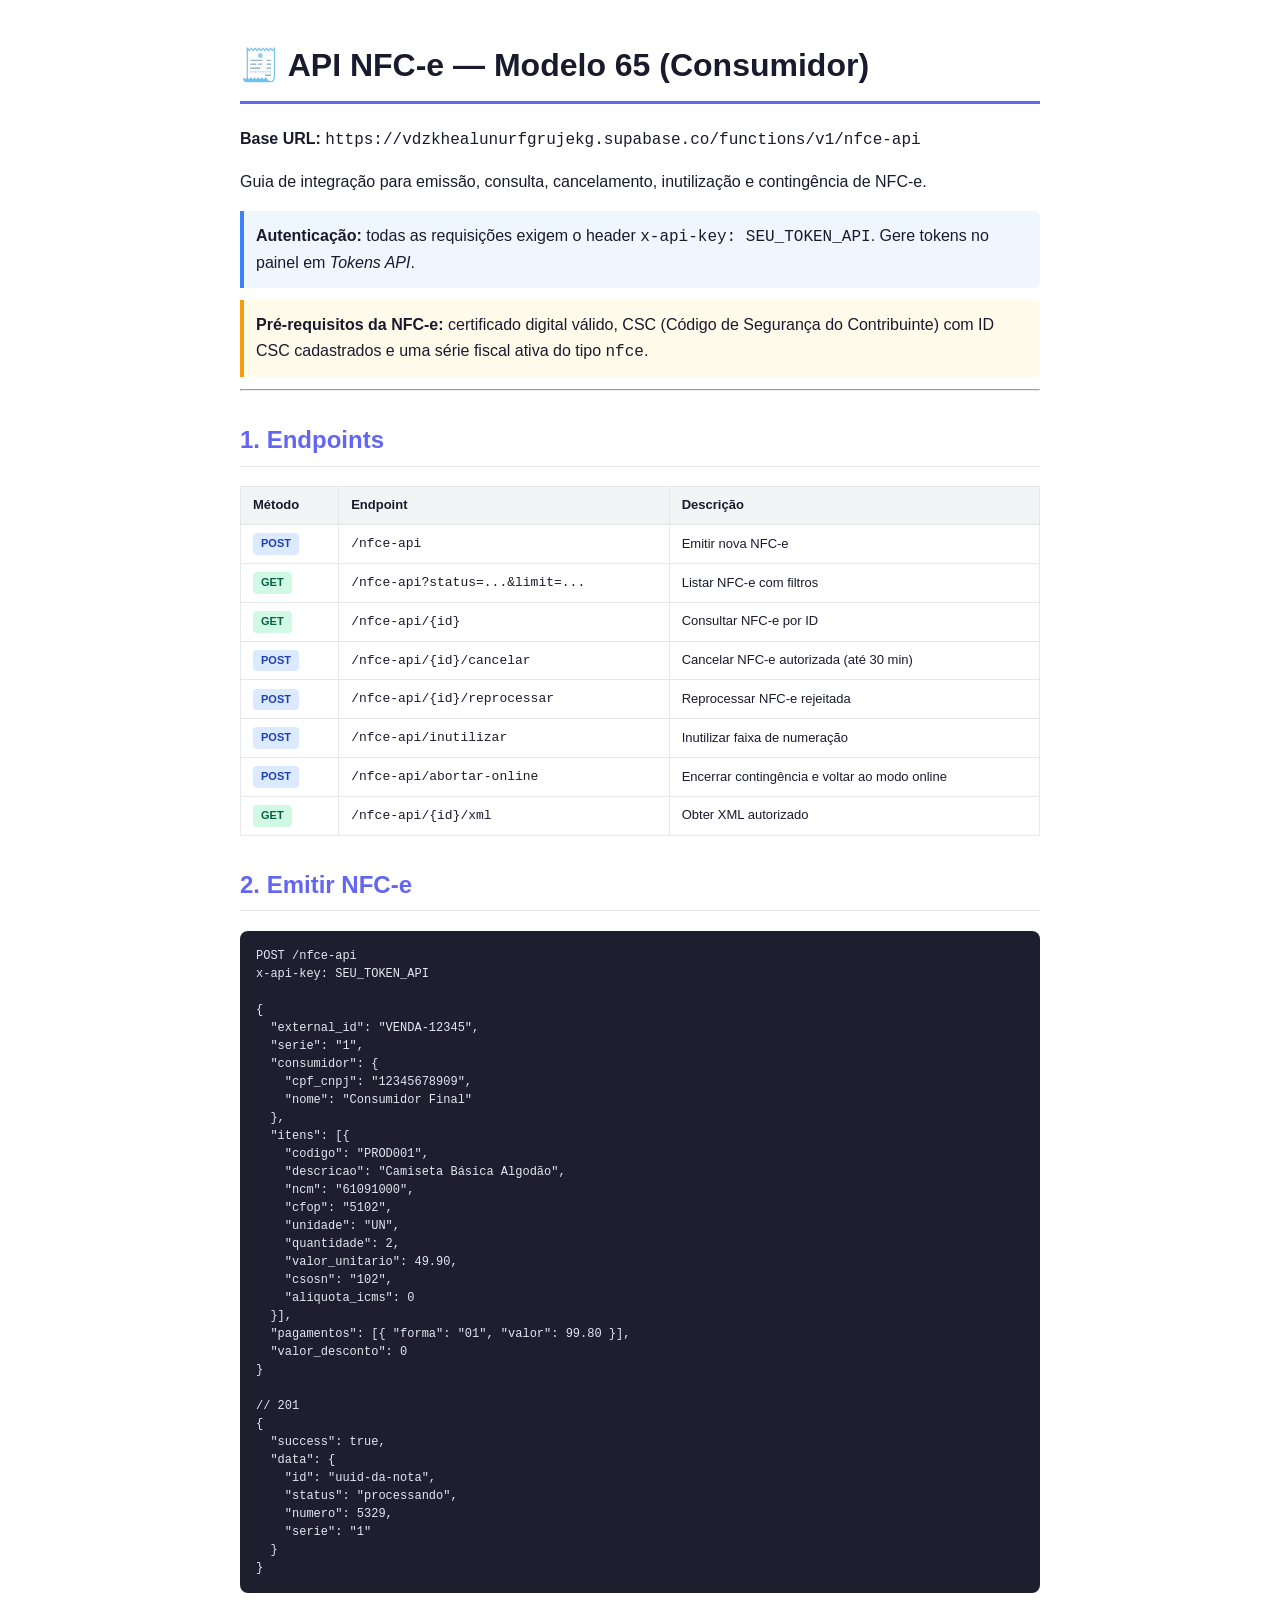
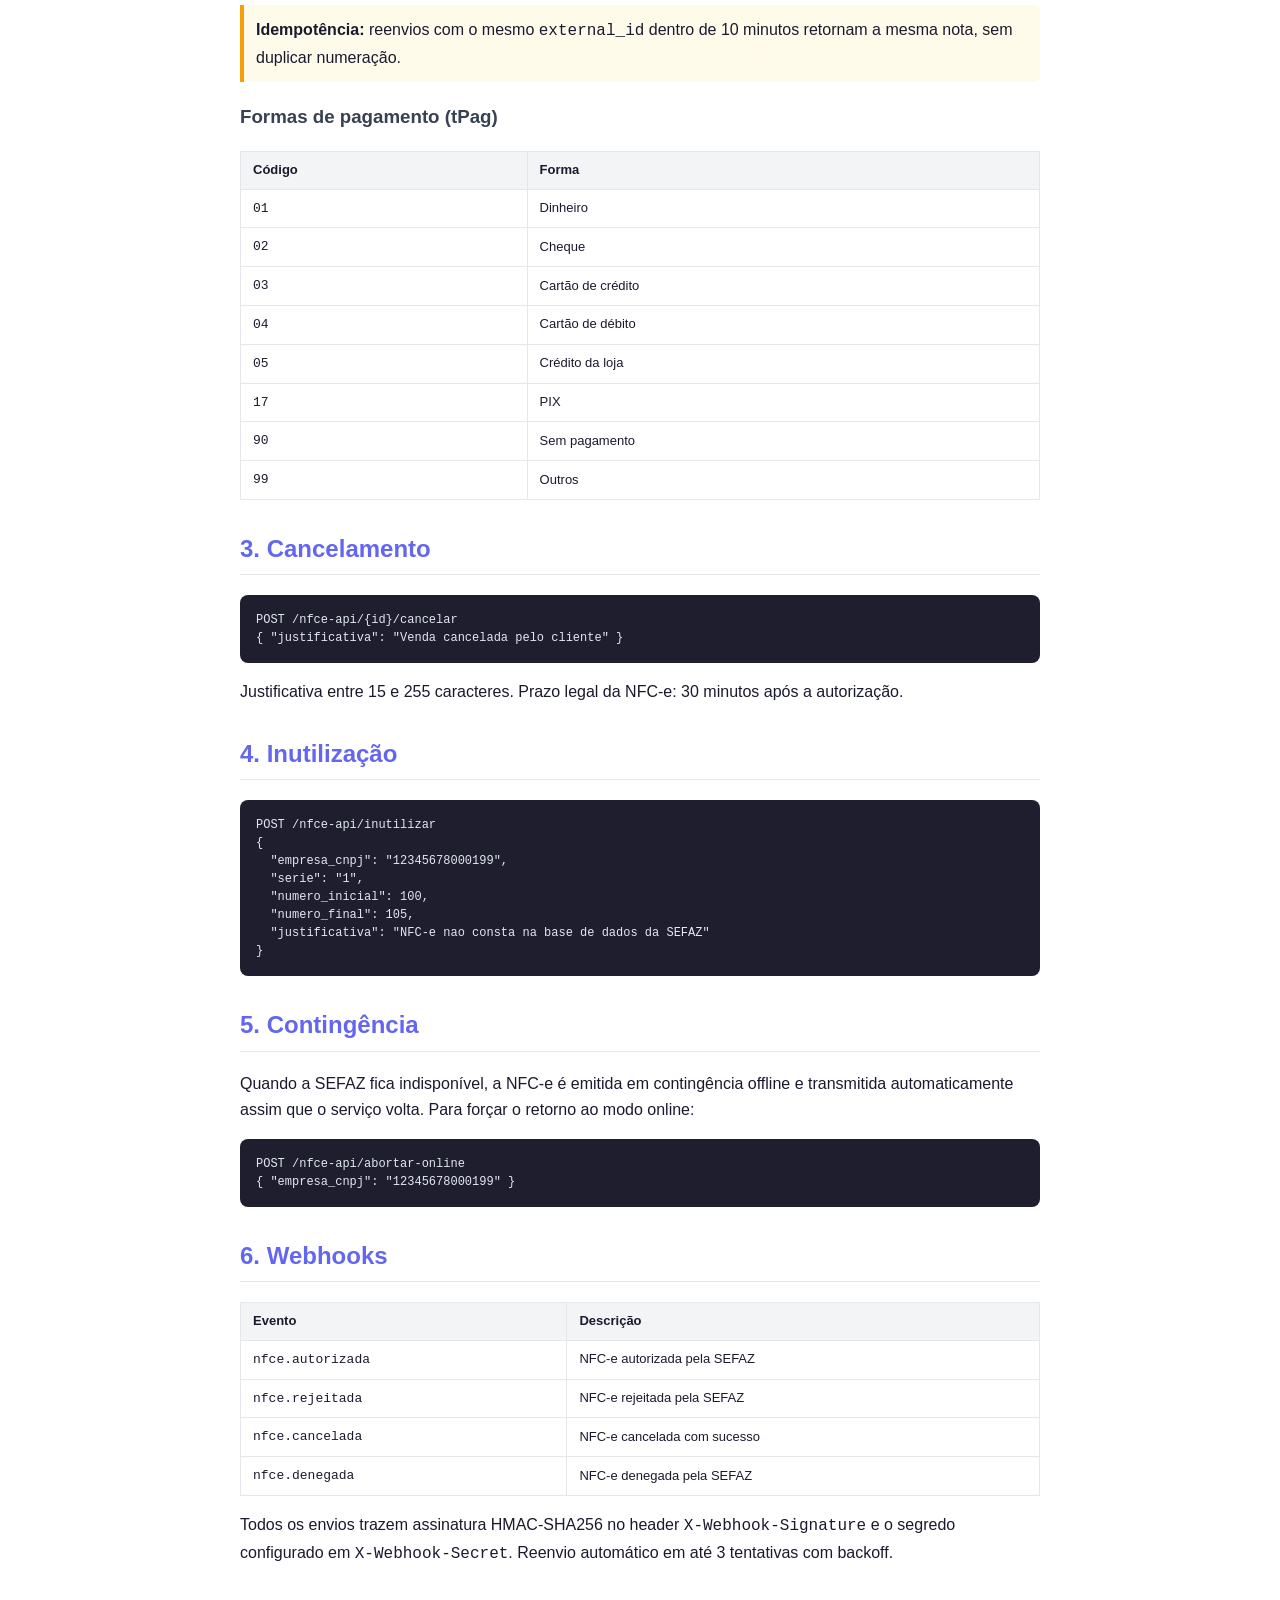
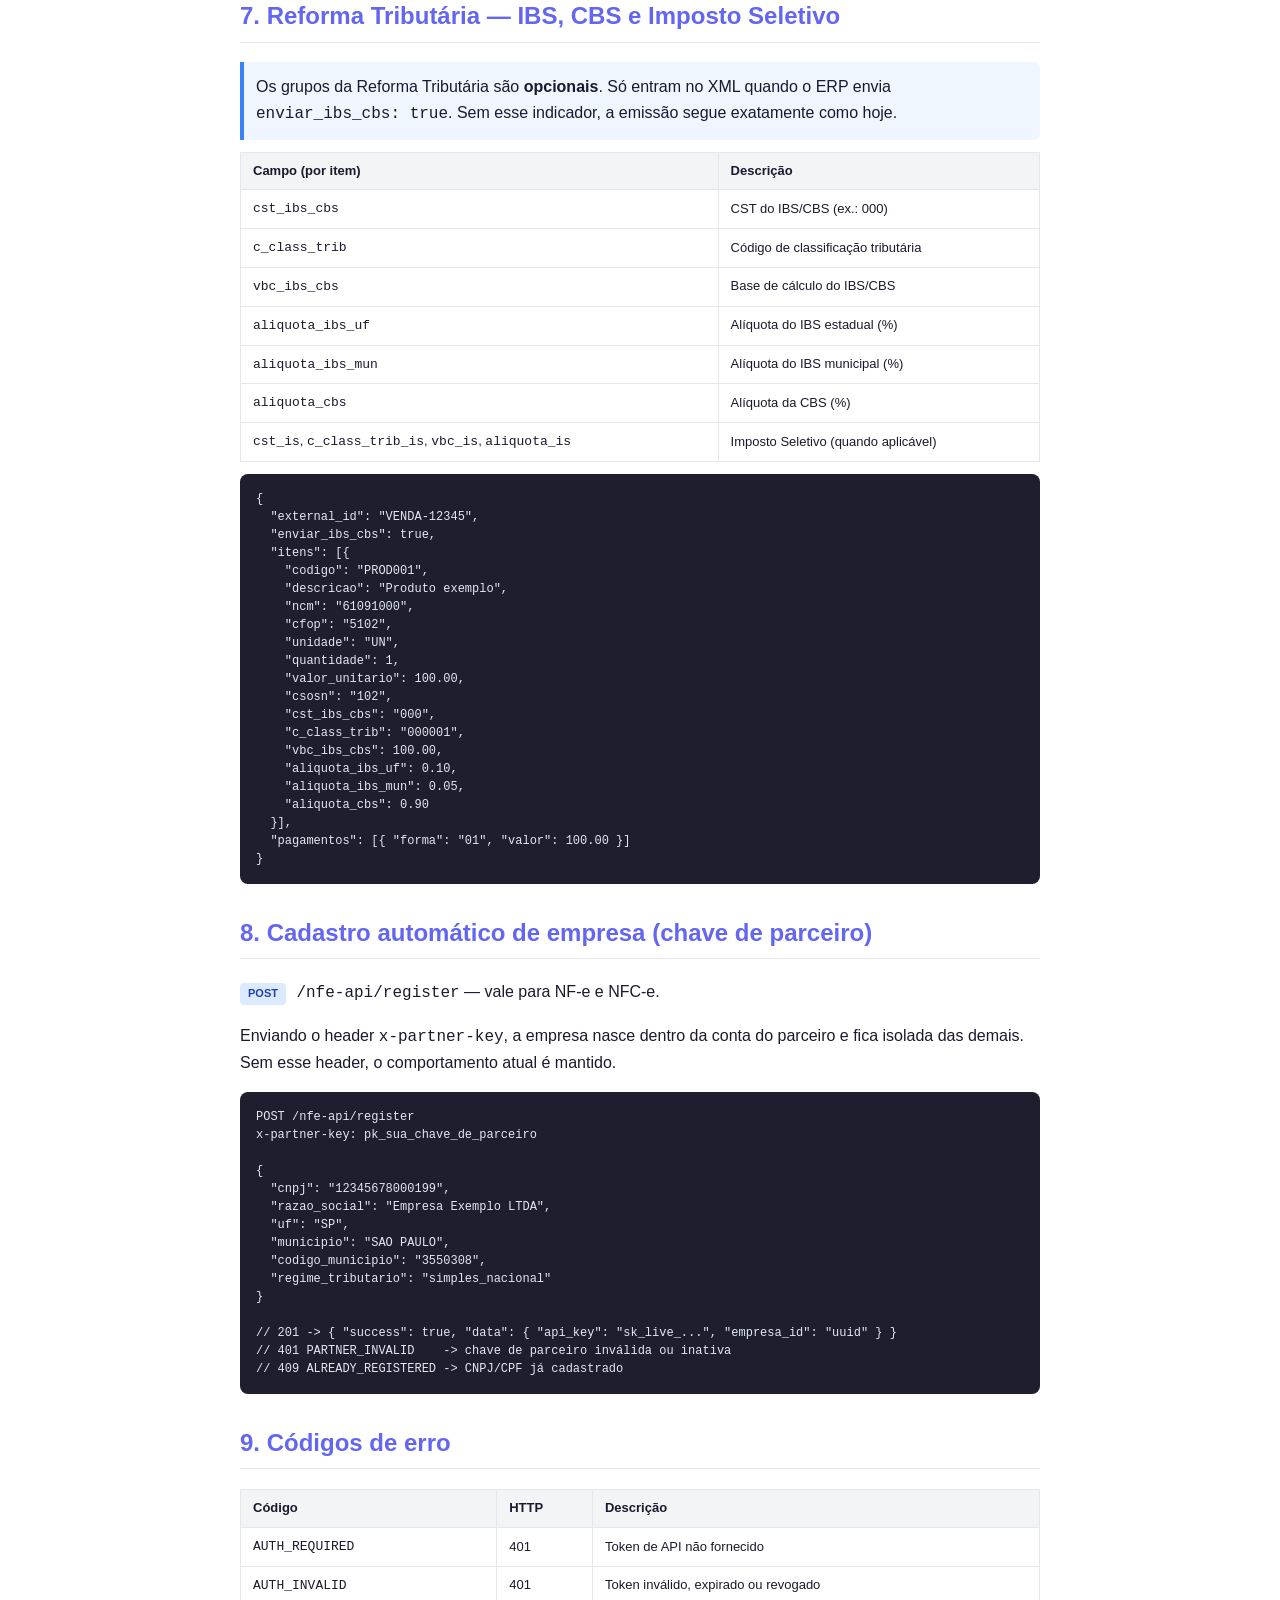
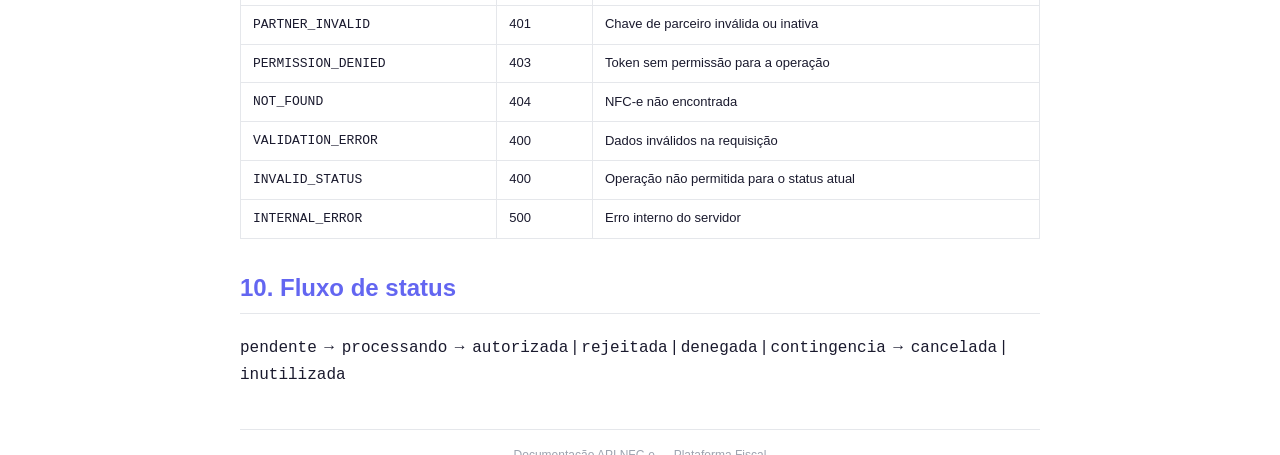
<file: public/docs-nfce.html>
<!DOCTYPE html>
<html lang="pt-BR">
<head>
  <meta charset="UTF-8">
  <meta name="viewport" content="width=device-width, initial-scale=1">
  <title>Documentação API NFC-e (Modelo 65)</title>
  <meta name="description" content="Guia de integração da API de NFC-e modelo 65: emissão, consulta, cancelamento, inutilização, contingência, webhooks e Reforma Tributária.">
  <style>
    @media print { body { font-size: 11px; } pre { font-size: 9px; } }
    body { font-family: 'Segoe UI', Arial, sans-serif; max-width: 800px; margin: 40px auto; padding: 0 20px; color: #1a1a2e; line-height: 1.6; }
    h1 { color: #1a1a2e; border-bottom: 3px solid #6366f1; padding-bottom: 10px; }
    h2 { color: #6366f1; margin-top: 30px; border-bottom: 1px solid #e5e7eb; padding-bottom: 6px; }
    h3 { color: #374151; margin-top: 20px; }
    pre { background: #1e1e2e; color: #e2e8f0; padding: 16px; border-radius: 8px; overflow-x: auto; font-size: 12px; line-height: 1.5; }
    code { font-family: 'Fira Code', 'Consolas', monospace; }
    .badge { display: inline-block; padding: 2px 8px; border-radius: 4px; font-size: 11px; font-weight: 600; margin-right: 6px; }
    .get { background: #d1fae5; color: #065f46; }
    .post { background: #dbeafe; color: #1e40af; }
    table { width: 100%; border-collapse: collapse; margin: 12px 0; }
    th, td { border: 1px solid #e5e7eb; padding: 8px 12px; text-align: left; font-size: 13px; }
    th { background: #f3f4f6; font-weight: 600; }
    .note { background: #fffbeb; border-left: 4px solid #f59e0b; padding: 12px; margin: 12px 0; border-radius: 0 6px 6px 0; }
    .info { background: #eff6ff; border-left: 4px solid #3b82f6; padding: 12px; margin: 12px 0; border-radius: 0 6px 6px 0; }
    footer { margin-top: 40px; padding-top: 16px; border-top: 1px solid #e5e7eb; color: #9ca3af; font-size: 12px; text-align: center; }
  </style>
</head>
<body>

<h1>🧾 API NFC-e — Modelo 65 (Consumidor)</h1>
<p><strong>Base URL:</strong> <code>https://vdzkhealunurfgrujekg.supabase.co/functions/v1/nfce-api</code></p>
<p>Guia de integração para emissão, consulta, cancelamento, inutilização e contingência de NFC-e.</p>

<div class="info">
  <strong>Autenticação:</strong> todas as requisições exigem o header <code>x-api-key: SEU_TOKEN_API</code>.
  Gere tokens no painel em <em>Tokens API</em>.
</div>

<div class="note">
  <strong>Pré-requisitos da NFC-e:</strong> certificado digital válido, CSC (Código de Segurança do Contribuinte)
  com ID CSC cadastrados e uma série fiscal ativa do tipo <code>nfce</code>.
</div>

<hr>

<h2>1. Endpoints</h2>
<table>
  <thead><tr><th>Método</th><th>Endpoint</th><th>Descrição</th></tr></thead>
  <tbody>
    <tr><td><span class="badge post">POST</span></td><td><code>/nfce-api</code></td><td>Emitir nova NFC-e</td></tr>
    <tr><td><span class="badge get">GET</span></td><td><code>/nfce-api?status=...&amp;limit=...</code></td><td>Listar NFC-e com filtros</td></tr>
    <tr><td><span class="badge get">GET</span></td><td><code>/nfce-api/{id}</code></td><td>Consultar NFC-e por ID</td></tr>
    <tr><td><span class="badge post">POST</span></td><td><code>/nfce-api/{id}/cancelar</code></td><td>Cancelar NFC-e autorizada (até 30 min)</td></tr>
    <tr><td><span class="badge post">POST</span></td><td><code>/nfce-api/{id}/reprocessar</code></td><td>Reprocessar NFC-e rejeitada</td></tr>
    <tr><td><span class="badge post">POST</span></td><td><code>/nfce-api/inutilizar</code></td><td>Inutilizar faixa de numeração</td></tr>
    <tr><td><span class="badge post">POST</span></td><td><code>/nfce-api/abortar-online</code></td><td>Encerrar contingência e voltar ao modo online</td></tr>
    <tr><td><span class="badge get">GET</span></td><td><code>/nfce-api/{id}/xml</code></td><td>Obter XML autorizado</td></tr>
  </tbody>
</table>

<h2>2. Emitir NFC-e</h2>
<pre><code>POST /nfce-api
x-api-key: SEU_TOKEN_API

{
  "external_id": "VENDA-12345",
  "serie": "1",
  "consumidor": {
    "cpf_cnpj": "12345678909",
    "nome": "Consumidor Final"
  },
  "itens": [{
    "codigo": "PROD001",
    "descricao": "Camiseta Básica Algodão",
    "ncm": "61091000",
    "cfop": "5102",
    "unidade": "UN",
    "quantidade": 2,
    "valor_unitario": 49.90,
    "csosn": "102",
    "aliquota_icms": 0
  }],
  "pagamentos": [{ "forma": "01", "valor": 99.80 }],
  "valor_desconto": 0
}

// 201
{
  "success": true,
  "data": {
    "id": "uuid-da-nota",
    "status": "processando",
    "numero": 5329,
    "serie": "1"
  }
}</code></pre>

<div class="note">
  <strong>Idempotência:</strong> reenvios com o mesmo <code>external_id</code> dentro de 10 minutos retornam
  a mesma nota, sem duplicar numeração.
</div>

<h3>Formas de pagamento (tPag)</h3>
<table>
  <thead><tr><th>Código</th><th>Forma</th></tr></thead>
  <tbody>
    <tr><td><code>01</code></td><td>Dinheiro</td></tr>
    <tr><td><code>02</code></td><td>Cheque</td></tr>
    <tr><td><code>03</code></td><td>Cartão de crédito</td></tr>
    <tr><td><code>04</code></td><td>Cartão de débito</td></tr>
    <tr><td><code>05</code></td><td>Crédito da loja</td></tr>
    <tr><td><code>17</code></td><td>PIX</td></tr>
    <tr><td><code>90</code></td><td>Sem pagamento</td></tr>
    <tr><td><code>99</code></td><td>Outros</td></tr>
  </tbody>
</table>

<h2>3. Cancelamento</h2>
<pre><code>POST /nfce-api/{id}/cancelar
{ "justificativa": "Venda cancelada pelo cliente" }</code></pre>
<p>Justificativa entre 15 e 255 caracteres. Prazo legal da NFC-e: 30 minutos após a autorização.</p>

<h2>4. Inutilização</h2>
<pre><code>POST /nfce-api/inutilizar
{
  "empresa_cnpj": "12345678000199",
  "serie": "1",
  "numero_inicial": 100,
  "numero_final": 105,
  "justificativa": "NFC-e nao consta na base de dados da SEFAZ"
}</code></pre>

<h2>5. Contingência</h2>
<p>Quando a SEFAZ fica indisponível, a NFC-e é emitida em contingência offline e transmitida automaticamente
assim que o serviço volta. Para forçar o retorno ao modo online:</p>
<pre><code>POST /nfce-api/abortar-online
{ "empresa_cnpj": "12345678000199" }</code></pre>

<h2>6. Webhooks</h2>
<table>
  <thead><tr><th>Evento</th><th>Descrição</th></tr></thead>
  <tbody>
    <tr><td><code>nfce.autorizada</code></td><td>NFC-e autorizada pela SEFAZ</td></tr>
    <tr><td><code>nfce.rejeitada</code></td><td>NFC-e rejeitada pela SEFAZ</td></tr>
    <tr><td><code>nfce.cancelada</code></td><td>NFC-e cancelada com sucesso</td></tr>
    <tr><td><code>nfce.denegada</code></td><td>NFC-e denegada pela SEFAZ</td></tr>
  </tbody>
</table>
<p>Todos os envios trazem assinatura HMAC-SHA256 no header <code>X-Webhook-Signature</code> e o segredo
configurado em <code>X-Webhook-Secret</code>. Reenvio automático em até 3 tentativas com backoff.</p>

<h2>7. Reforma Tributária — IBS, CBS e Imposto Seletivo</h2>
<div class="info">
  Os grupos da Reforma Tributária são <strong>opcionais</strong>. Só entram no XML quando o ERP envia
  <code>enviar_ibs_cbs: true</code>. Sem esse indicador, a emissão segue exatamente como hoje.
</div>
<table>
  <thead><tr><th>Campo (por item)</th><th>Descrição</th></tr></thead>
  <tbody>
    <tr><td><code>cst_ibs_cbs</code></td><td>CST do IBS/CBS (ex.: 000)</td></tr>
    <tr><td><code>c_class_trib</code></td><td>Código de classificação tributária</td></tr>
    <tr><td><code>vbc_ibs_cbs</code></td><td>Base de cálculo do IBS/CBS</td></tr>
    <tr><td><code>aliquota_ibs_uf</code></td><td>Alíquota do IBS estadual (%)</td></tr>
    <tr><td><code>aliquota_ibs_mun</code></td><td>Alíquota do IBS municipal (%)</td></tr>
    <tr><td><code>aliquota_cbs</code></td><td>Alíquota da CBS (%)</td></tr>
    <tr><td><code>cst_is</code>, <code>c_class_trib_is</code>, <code>vbc_is</code>, <code>aliquota_is</code></td><td>Imposto Seletivo (quando aplicável)</td></tr>
  </tbody>
</table>
<pre><code>{
  "external_id": "VENDA-12345",
  "enviar_ibs_cbs": true,
  "itens": [{
    "codigo": "PROD001",
    "descricao": "Produto exemplo",
    "ncm": "61091000",
    "cfop": "5102",
    "unidade": "UN",
    "quantidade": 1,
    "valor_unitario": 100.00,
    "csosn": "102",
    "cst_ibs_cbs": "000",
    "c_class_trib": "000001",
    "vbc_ibs_cbs": 100.00,
    "aliquota_ibs_uf": 0.10,
    "aliquota_ibs_mun": 0.05,
    "aliquota_cbs": 0.90
  }],
  "pagamentos": [{ "forma": "01", "valor": 100.00 }]
}</code></pre>

<h2>8. Cadastro automático de empresa (chave de parceiro)</h2>
<p><span class="badge post">POST</span> <code>/nfe-api/register</code> — vale para NF-e e NFC-e.</p>
<p>Enviando o header <code>x-partner-key</code>, a empresa nasce dentro da conta do parceiro e fica isolada
das demais. Sem esse header, o comportamento atual é mantido.</p>
<pre><code>POST /nfe-api/register
x-partner-key: pk_sua_chave_de_parceiro

{
  "cnpj": "12345678000199",
  "razao_social": "Empresa Exemplo LTDA",
  "uf": "SP",
  "municipio": "SAO PAULO",
  "codigo_municipio": "3550308",
  "regime_tributario": "simples_nacional"
}

// 201 -> { "success": true, "data": { "api_key": "sk_live_...", "empresa_id": "uuid" } }
// 401 PARTNER_INVALID    -> chave de parceiro inválida ou inativa
// 409 ALREADY_REGISTERED -> CNPJ/CPF já cadastrado</code></pre>

<h2>9. Códigos de erro</h2>
<table>
  <thead><tr><th>Código</th><th>HTTP</th><th>Descrição</th></tr></thead>
  <tbody>
    <tr><td><code>AUTH_REQUIRED</code></td><td>401</td><td>Token de API não fornecido</td></tr>
    <tr><td><code>AUTH_INVALID</code></td><td>401</td><td>Token inválido, expirado ou revogado</td></tr>
    <tr><td><code>PARTNER_INVALID</code></td><td>401</td><td>Chave de parceiro inválida ou inativa</td></tr>
    <tr><td><code>PERMISSION_DENIED</code></td><td>403</td><td>Token sem permissão para a operação</td></tr>
    <tr><td><code>NOT_FOUND</code></td><td>404</td><td>NFC-e não encontrada</td></tr>
    <tr><td><code>VALIDATION_ERROR</code></td><td>400</td><td>Dados inválidos na requisição</td></tr>
    <tr><td><code>INVALID_STATUS</code></td><td>400</td><td>Operação não permitida para o status atual</td></tr>
    <tr><td><code>INTERNAL_ERROR</code></td><td>500</td><td>Erro interno do servidor</td></tr>
  </tbody>
</table>

<h2>10. Fluxo de status</h2>
<p><code>pendente</code> → <code>processando</code> → <code>autorizada</code> | <code>rejeitada</code> |
<code>denegada</code> | <code>contingencia</code> → <code>cancelada</code> | <code>inutilizada</code></p>

<footer>
  Documentação API NFC-e — Plataforma Fiscal
</footer>

</body>
</html>
</file>
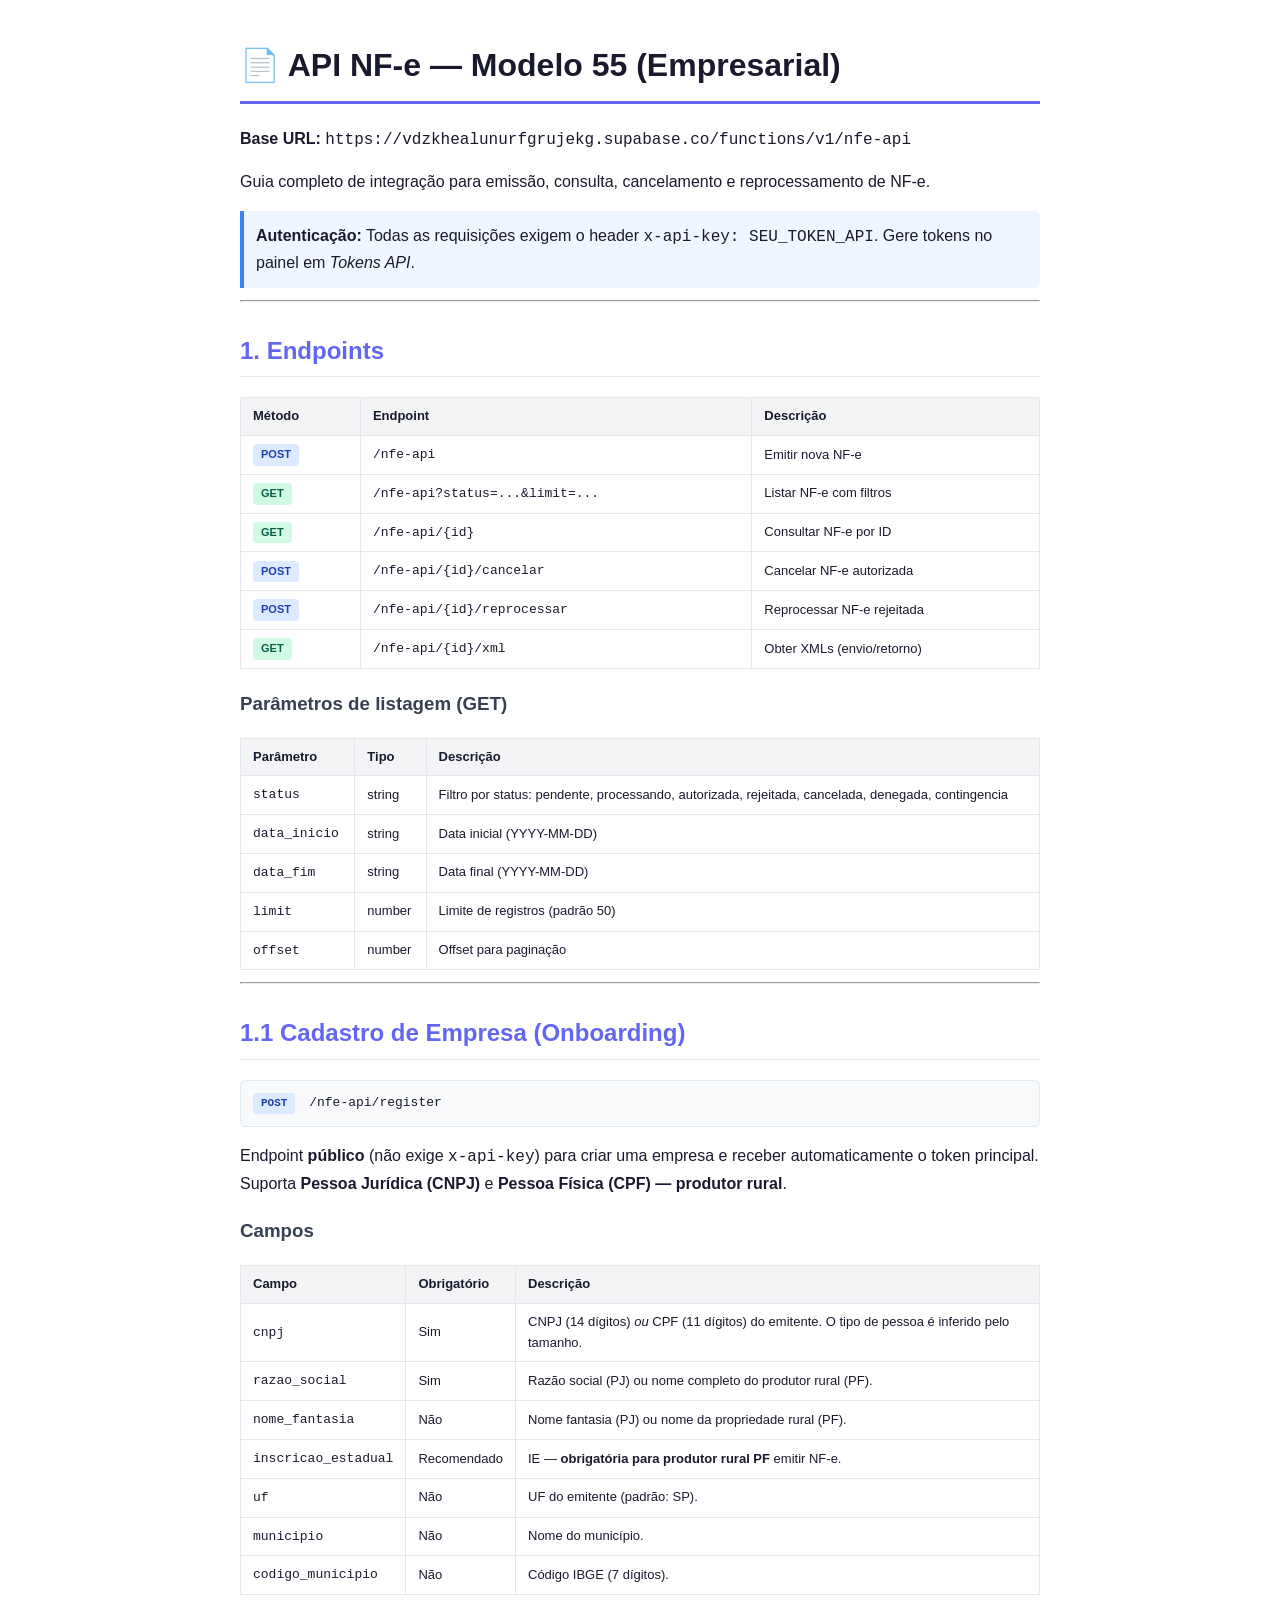
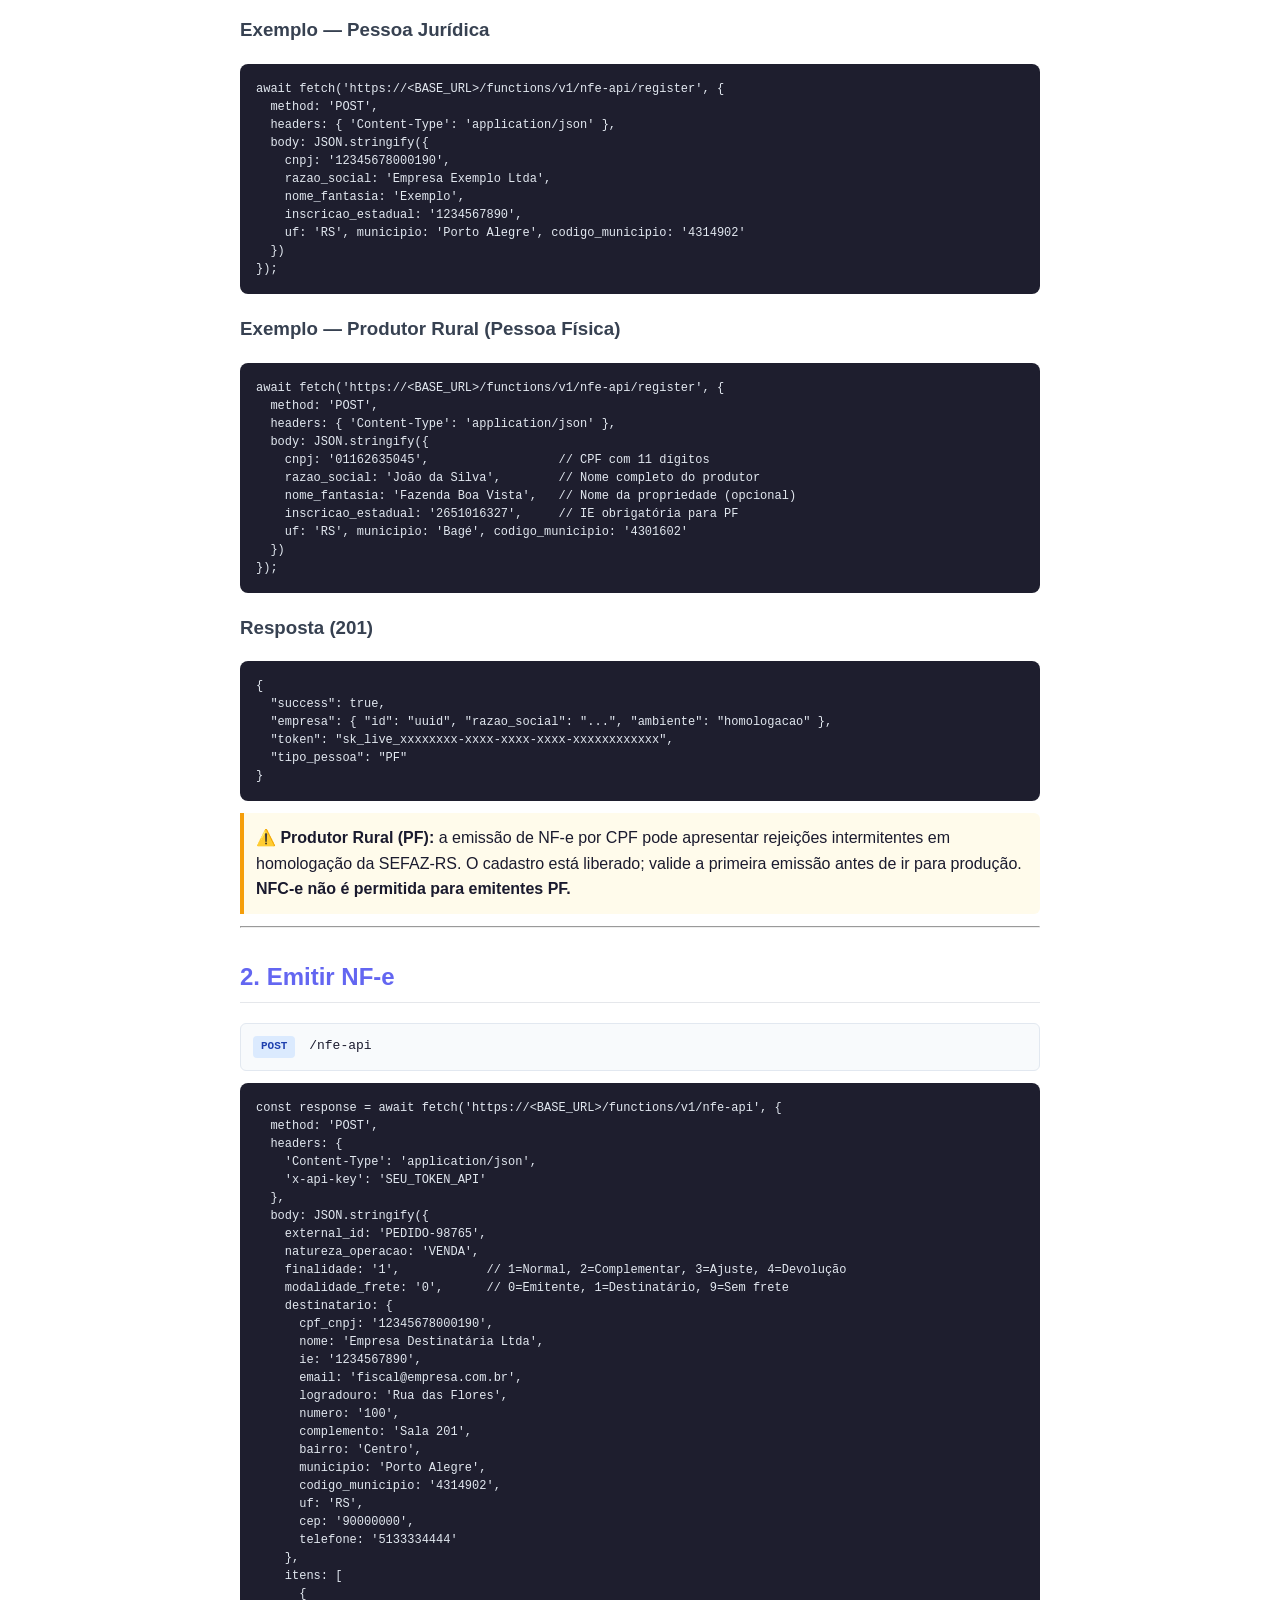
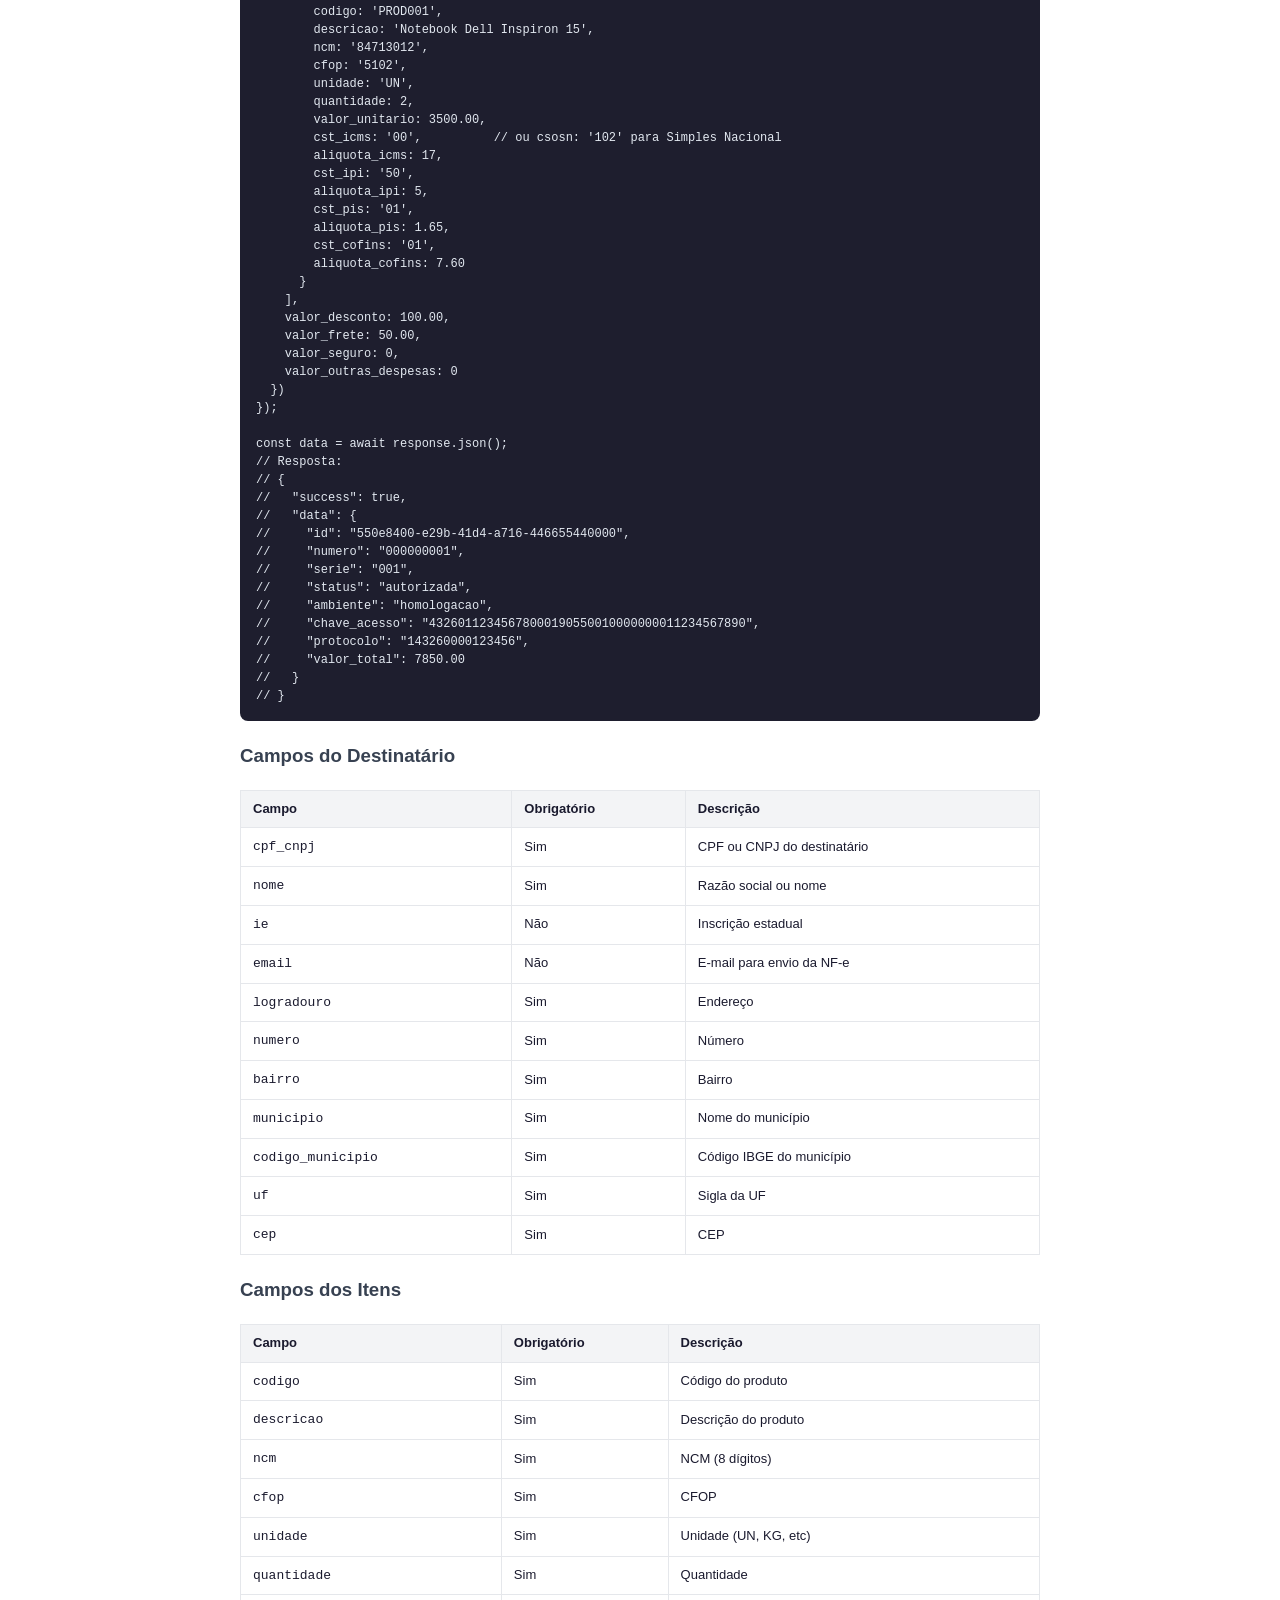
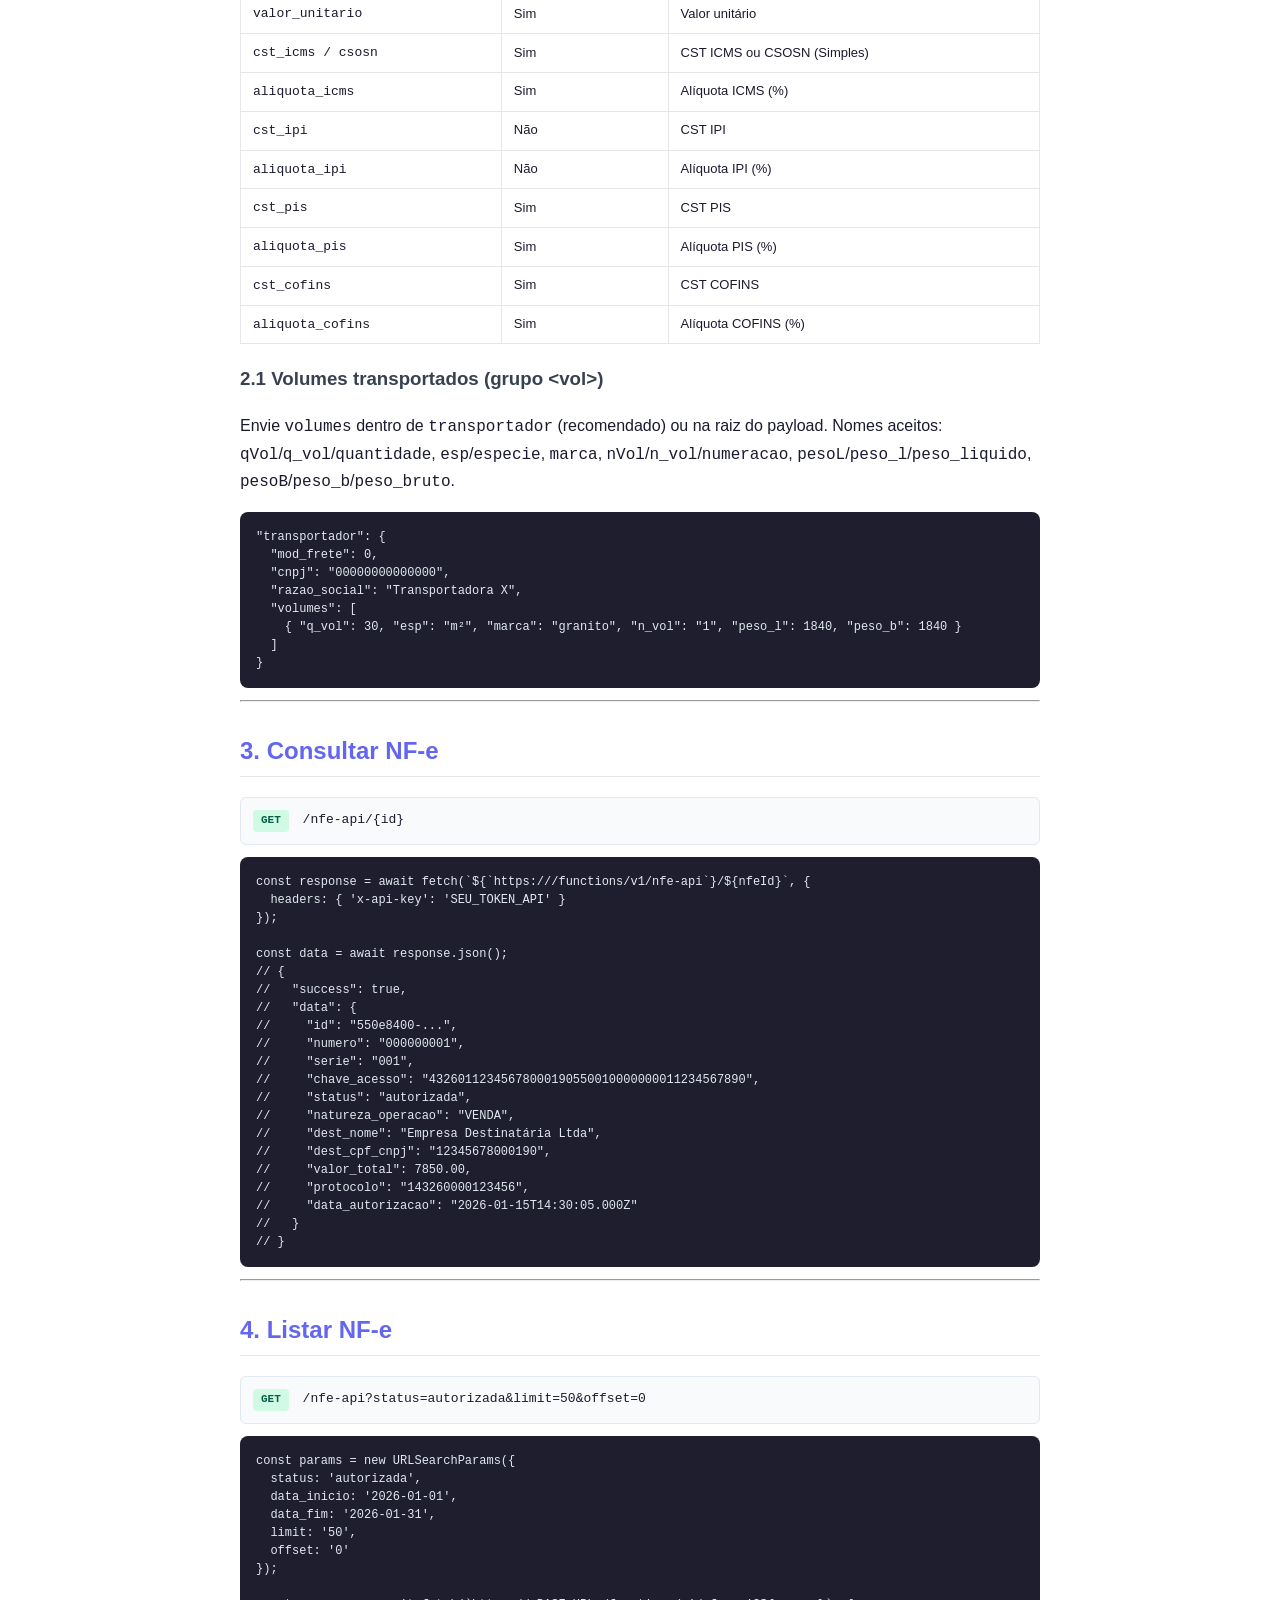
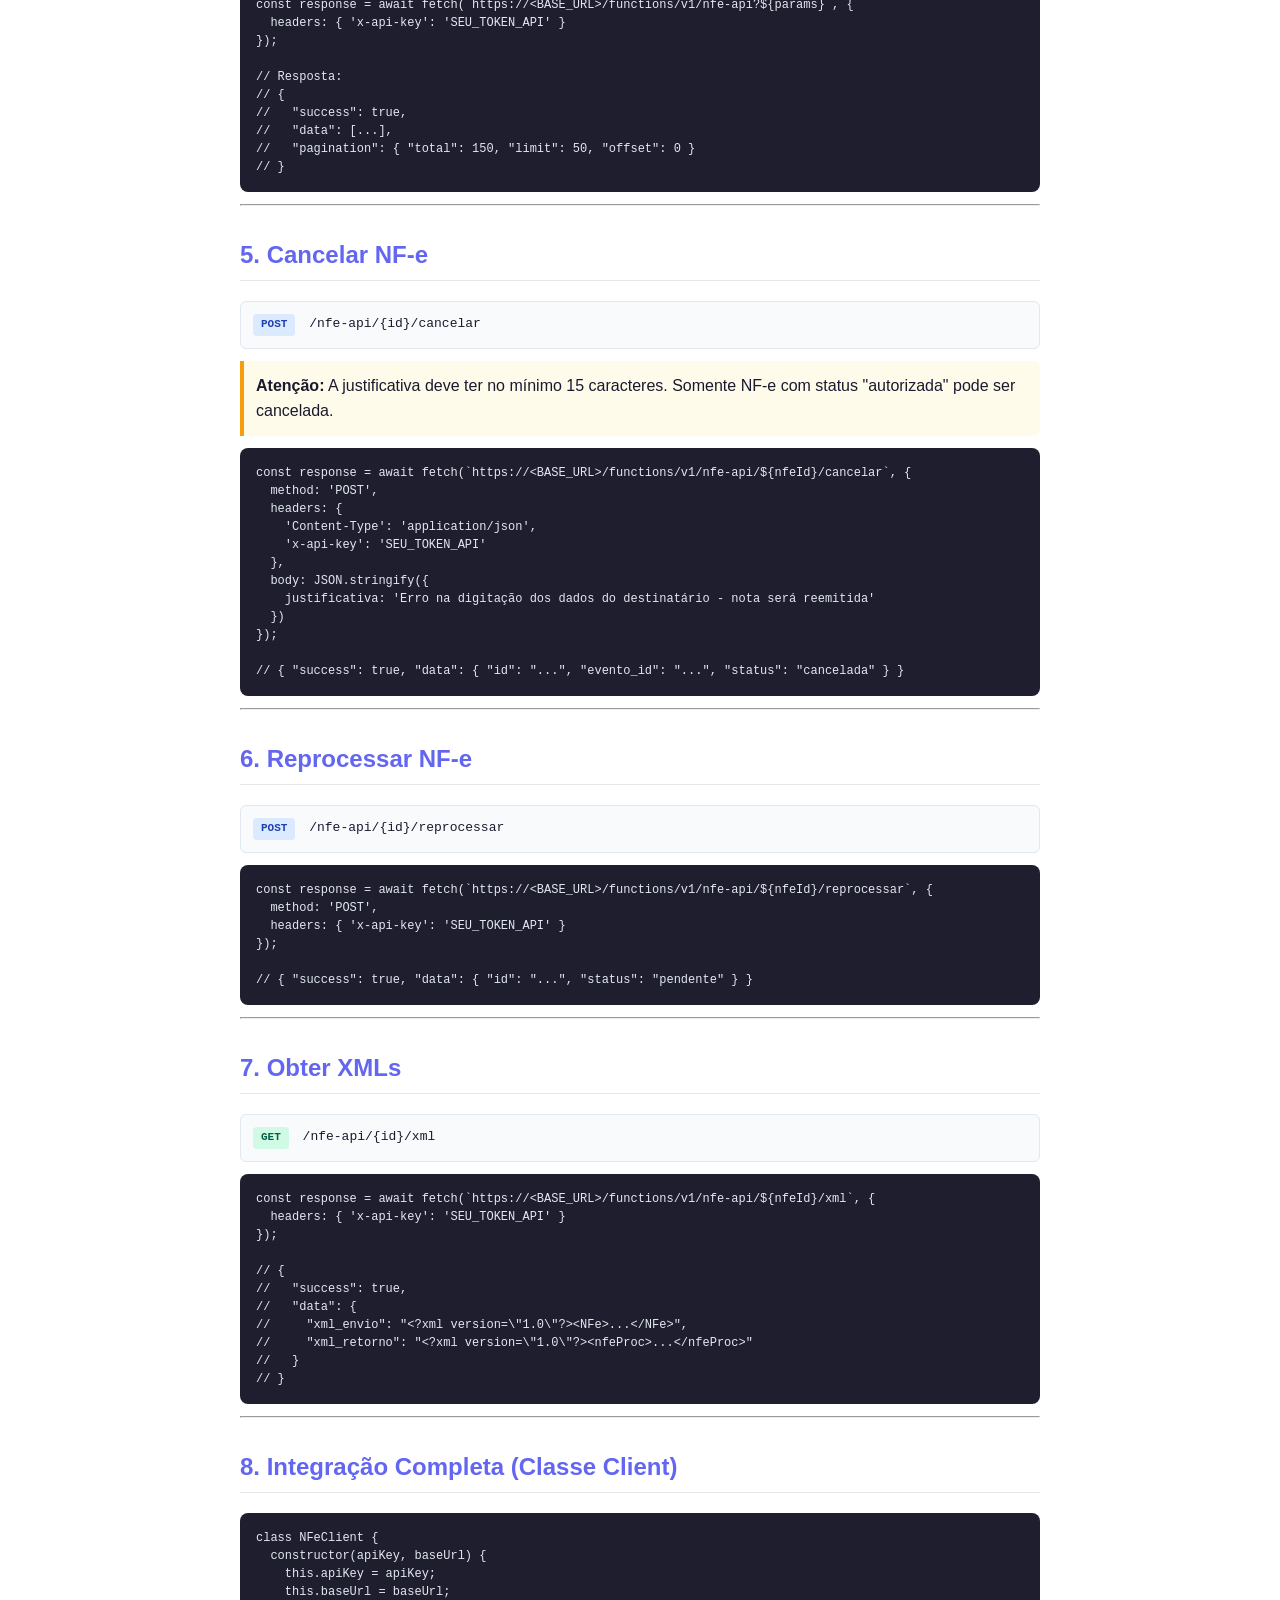
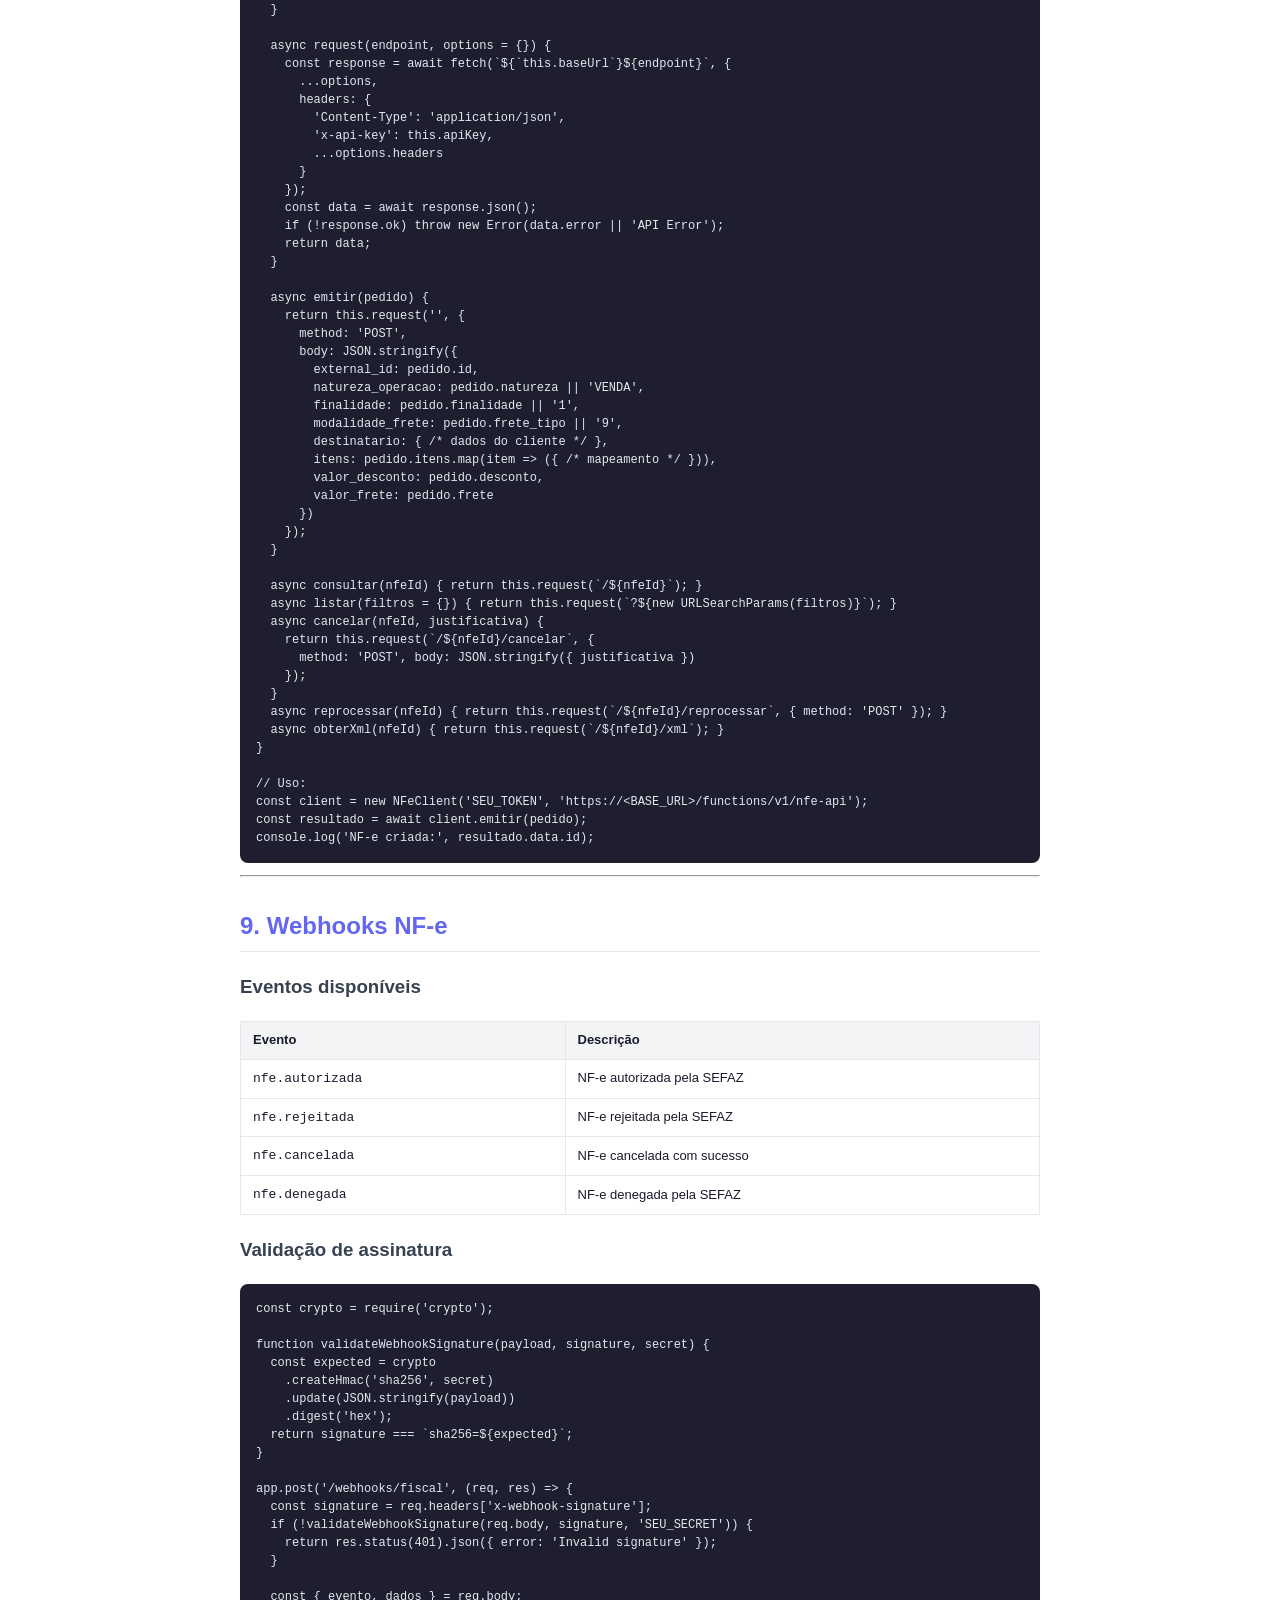
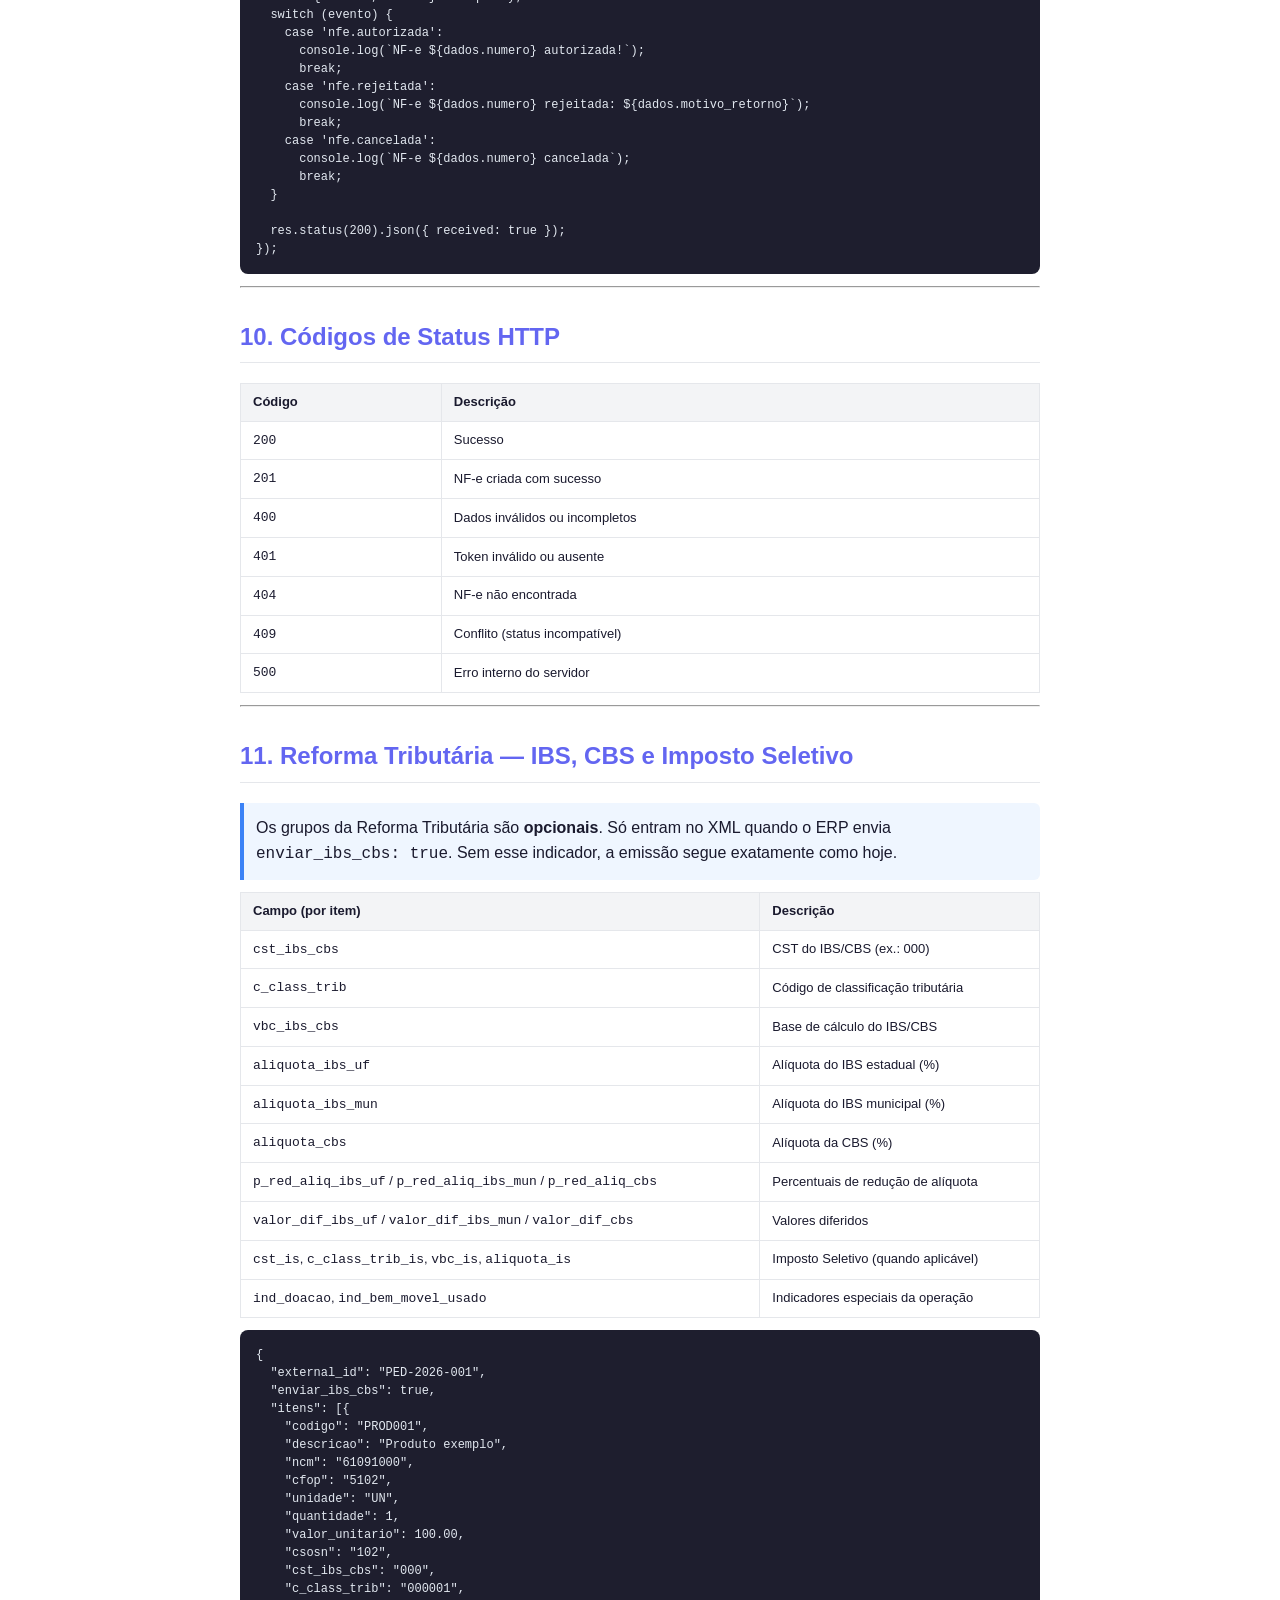
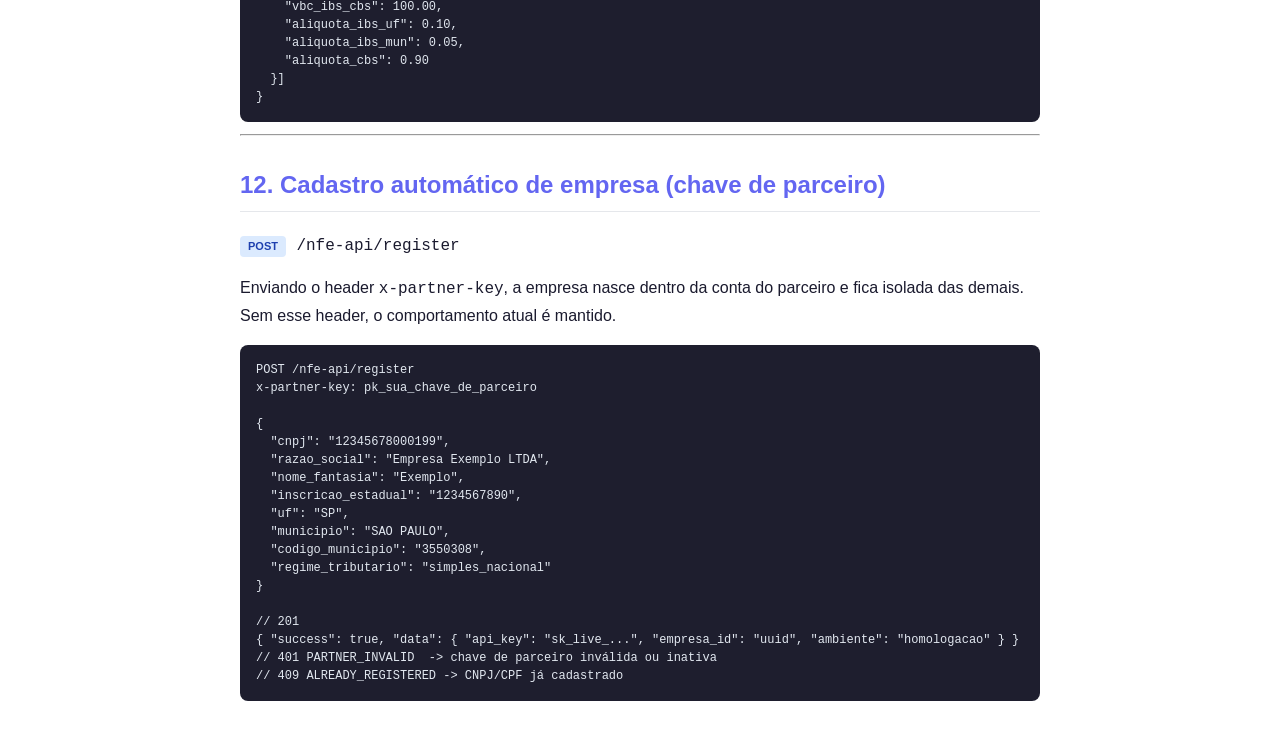
<file: public/docs-nfe.html>
<!DOCTYPE html>
<html lang="pt-BR">
<head>
  <meta charset="UTF-8">
  <title>Documentação API NF-e (Modelo 55)</title>
  <style>
    @media print { body { font-size: 11px; } pre { font-size: 9px; } }
    body { font-family: 'Segoe UI', Arial, sans-serif; max-width: 800px; margin: 40px auto; padding: 0 20px; color: #1a1a2e; line-height: 1.6; }
    h1 { color: #1a1a2e; border-bottom: 3px solid #6366f1; padding-bottom: 10px; }
    h2 { color: #6366f1; margin-top: 30px; border-bottom: 1px solid #e5e7eb; padding-bottom: 6px; }
    h3 { color: #374151; margin-top: 20px; }
    pre { background: #1e1e2e; color: #e2e8f0; padding: 16px; border-radius: 8px; overflow-x: auto; font-size: 12px; line-height: 1.5; }
    code { font-family: 'Fira Code', 'Consolas', monospace; }
    .badge { display: inline-block; padding: 2px 8px; border-radius: 4px; font-size: 11px; font-weight: 600; margin-right: 6px; }
    .get { background: #d1fae5; color: #065f46; }
    .post { background: #dbeafe; color: #1e40af; }
    table { width: 100%; border-collapse: collapse; margin: 12px 0; }
    th, td { border: 1px solid #e5e7eb; padding: 8px 12px; text-align: left; font-size: 13px; }
    th { background: #f3f4f6; font-weight: 600; }
    .endpoint { background: #f8fafc; border: 1px solid #e2e8f0; border-radius: 6px; padding: 12px; margin: 10px 0; font-family: monospace; font-size: 13px; }
    .note { background: #fffbeb; border-left: 4px solid #f59e0b; padding: 12px; margin: 12px 0; border-radius: 0 6px 6px 0; }
    .info { background: #eff6ff; border-left: 4px solid #3b82f6; padding: 12px; margin: 12px 0; border-radius: 0 6px 6px 0; }
    footer { margin-top: 40px; padding-top: 16px; border-top: 1px solid #e5e7eb; color: #9ca3af; font-size: 12px; text-align: center; }
  </style>
</head>
<body>

<h1>📄 API NF-e — Modelo 55 (Empresarial)</h1>
<p><strong>Base URL:</strong> <code>https://vdzkhealunurfgrujekg.supabase.co/functions/v1/nfe-api</code></p>
<p>Guia completo de integração para emissão, consulta, cancelamento e reprocessamento de NF-e.</p>

<div class="info">
  <strong>Autenticação:</strong> Todas as requisições exigem o header <code>x-api-key: SEU_TOKEN_API</code>. Gere tokens no painel em <em>Tokens API</em>.
</div>

<hr>

<h2>1. Endpoints</h2>

<table>
  <thead>
    <tr><th>Método</th><th>Endpoint</th><th>Descrição</th></tr>
  </thead>
  <tbody>
    <tr><td><span class="badge post">POST</span></td><td><code>/nfe-api</code></td><td>Emitir nova NF-e</td></tr>
    <tr><td><span class="badge get">GET</span></td><td><code>/nfe-api?status=...&limit=...</code></td><td>Listar NF-e com filtros</td></tr>
    <tr><td><span class="badge get">GET</span></td><td><code>/nfe-api/{id}</code></td><td>Consultar NF-e por ID</td></tr>
    <tr><td><span class="badge post">POST</span></td><td><code>/nfe-api/{id}/cancelar</code></td><td>Cancelar NF-e autorizada</td></tr>
    <tr><td><span class="badge post">POST</span></td><td><code>/nfe-api/{id}/reprocessar</code></td><td>Reprocessar NF-e rejeitada</td></tr>
    <tr><td><span class="badge get">GET</span></td><td><code>/nfe-api/{id}/xml</code></td><td>Obter XMLs (envio/retorno)</td></tr>
  </tbody>
</table>

<h3>Parâmetros de listagem (GET)</h3>
<table>
  <thead><tr><th>Parâmetro</th><th>Tipo</th><th>Descrição</th></tr></thead>
  <tbody>
    <tr><td><code>status</code></td><td>string</td><td>Filtro por status: pendente, processando, autorizada, rejeitada, cancelada, denegada, contingencia</td></tr>
    <tr><td><code>data_inicio</code></td><td>string</td><td>Data inicial (YYYY-MM-DD)</td></tr>
    <tr><td><code>data_fim</code></td><td>string</td><td>Data final (YYYY-MM-DD)</td></tr>
    <tr><td><code>limit</code></td><td>number</td><td>Limite de registros (padrão 50)</td></tr>
    <tr><td><code>offset</code></td><td>number</td><td>Offset para paginação</td></tr>
  </tbody>
</table>

<hr>

<h2>1.1 Cadastro de Empresa (Onboarding)</h2>
<div class="endpoint"><span class="badge post">POST</span> /nfe-api/register</div>
<p>Endpoint <strong>público</strong> (não exige <code>x-api-key</code>) para criar uma empresa e receber automaticamente o token principal. Suporta <strong>Pessoa Jurídica (CNPJ)</strong> e <strong>Pessoa Física (CPF) — produtor rural</strong>.</p>

<h3>Campos</h3>
<table>
  <thead><tr><th>Campo</th><th>Obrigatório</th><th>Descrição</th></tr></thead>
  <tbody>
    <tr><td><code>cnpj</code></td><td>Sim</td><td>CNPJ (14 dígitos) <em>ou</em> CPF (11 dígitos) do emitente. O tipo de pessoa é inferido pelo tamanho.</td></tr>
    <tr><td><code>razao_social</code></td><td>Sim</td><td>Razão social (PJ) ou nome completo do produtor rural (PF).</td></tr>
    <tr><td><code>nome_fantasia</code></td><td>Não</td><td>Nome fantasia (PJ) ou nome da propriedade rural (PF).</td></tr>
    <tr><td><code>inscricao_estadual</code></td><td>Recomendado</td><td>IE — <strong>obrigatória para produtor rural PF</strong> emitir NF-e.</td></tr>
    <tr><td><code>uf</code></td><td>Não</td><td>UF do emitente (padrão: SP).</td></tr>
    <tr><td><code>municipio</code></td><td>Não</td><td>Nome do município.</td></tr>
    <tr><td><code>codigo_municipio</code></td><td>Não</td><td>Código IBGE (7 dígitos).</td></tr>
  </tbody>
</table>

<h3>Exemplo — Pessoa Jurídica</h3>
<pre><code>await fetch('https://&lt;BASE_URL&gt;/functions/v1/nfe-api/register', {
  method: 'POST',
  headers: { 'Content-Type': 'application/json' },
  body: JSON.stringify({
    cnpj: '12345678000190',
    razao_social: 'Empresa Exemplo Ltda',
    nome_fantasia: 'Exemplo',
    inscricao_estadual: '1234567890',
    uf: 'RS', municipio: 'Porto Alegre', codigo_municipio: '4314902'
  })
});</code></pre>

<h3>Exemplo — Produtor Rural (Pessoa Física)</h3>
<pre><code>await fetch('https://&lt;BASE_URL&gt;/functions/v1/nfe-api/register', {
  method: 'POST',
  headers: { 'Content-Type': 'application/json' },
  body: JSON.stringify({
    cnpj: '01162635045',                  // CPF com 11 dígitos
    razao_social: 'João da Silva',        // Nome completo do produtor
    nome_fantasia: 'Fazenda Boa Vista',   // Nome da propriedade (opcional)
    inscricao_estadual: '2651016327',     // IE obrigatória para PF
    uf: 'RS', municipio: 'Bagé', codigo_municipio: '4301602'
  })
});</code></pre>

<h3>Resposta (201)</h3>
<pre><code>{
  "success": true,
  "empresa": { "id": "uuid", "razao_social": "...", "ambiente": "homologacao" },
  "token": "sk_live_xxxxxxxx-xxxx-xxxx-xxxx-xxxxxxxxxxxx",
  "tipo_pessoa": "PF"
}</code></pre>

<div class="note">
  <strong>⚠️ Produtor Rural (PF):</strong> a emissão de NF-e por CPF pode apresentar rejeições intermitentes em homologação da SEFAZ-RS. O cadastro está liberado; valide a primeira emissão antes de ir para produção. <strong>NFC-e não é permitida para emitentes PF.</strong>
</div>

<hr>

<h2>2. Emitir NF-e</h2>
<div class="endpoint"><span class="badge post">POST</span> /nfe-api</div>

<pre><code>const response = await fetch('https://&lt;BASE_URL&gt;/functions/v1/nfe-api', {
  method: 'POST',
  headers: {
    'Content-Type': 'application/json',
    'x-api-key': 'SEU_TOKEN_API'
  },
  body: JSON.stringify({
    external_id: 'PEDIDO-98765',
    natureza_operacao: 'VENDA',
    finalidade: '1',            // 1=Normal, 2=Complementar, 3=Ajuste, 4=Devolução
    modalidade_frete: '0',      // 0=Emitente, 1=Destinatário, 9=Sem frete
    destinatario: {
      cpf_cnpj: '12345678000190',
      nome: 'Empresa Destinatária Ltda',
      ie: '1234567890',
      email: 'fiscal@empresa.com.br',
      logradouro: 'Rua das Flores',
      numero: '100',
      complemento: 'Sala 201',
      bairro: 'Centro',
      municipio: 'Porto Alegre',
      codigo_municipio: '4314902',
      uf: 'RS',
      cep: '90000000',
      telefone: '5133334444'
    },
    itens: [
      {
        codigo: 'PROD001',
        descricao: 'Notebook Dell Inspiron 15',
        ncm: '84713012',
        cfop: '5102',
        unidade: 'UN',
        quantidade: 2,
        valor_unitario: 3500.00,
        cst_icms: '00',          // ou csosn: '102' para Simples Nacional
        aliquota_icms: 17,
        cst_ipi: '50',
        aliquota_ipi: 5,
        cst_pis: '01',
        aliquota_pis: 1.65,
        cst_cofins: '01',
        aliquota_cofins: 7.60
      }
    ],
    valor_desconto: 100.00,
    valor_frete: 50.00,
    valor_seguro: 0,
    valor_outras_despesas: 0
  })
});

const data = await response.json();
// Resposta:
// {
//   "success": true,
//   "data": {
//     "id": "550e8400-e29b-41d4-a716-446655440000",
//     "numero": "000000001",
//     "serie": "001",
//     "status": "autorizada",
//     "ambiente": "homologacao",
//     "chave_acesso": "43260112345678000190550010000000011234567890",
//     "protocolo": "143260000123456",
//     "valor_total": 7850.00
//   }
// }</code></pre>

<h3>Campos do Destinatário</h3>
<table>
  <thead><tr><th>Campo</th><th>Obrigatório</th><th>Descrição</th></tr></thead>
  <tbody>
    <tr><td><code>cpf_cnpj</code></td><td>Sim</td><td>CPF ou CNPJ do destinatário</td></tr>
    <tr><td><code>nome</code></td><td>Sim</td><td>Razão social ou nome</td></tr>
    <tr><td><code>ie</code></td><td>Não</td><td>Inscrição estadual</td></tr>
    <tr><td><code>email</code></td><td>Não</td><td>E-mail para envio da NF-e</td></tr>
    <tr><td><code>logradouro</code></td><td>Sim</td><td>Endereço</td></tr>
    <tr><td><code>numero</code></td><td>Sim</td><td>Número</td></tr>
    <tr><td><code>bairro</code></td><td>Sim</td><td>Bairro</td></tr>
    <tr><td><code>municipio</code></td><td>Sim</td><td>Nome do município</td></tr>
    <tr><td><code>codigo_municipio</code></td><td>Sim</td><td>Código IBGE do município</td></tr>
    <tr><td><code>uf</code></td><td>Sim</td><td>Sigla da UF</td></tr>
    <tr><td><code>cep</code></td><td>Sim</td><td>CEP</td></tr>
  </tbody>
</table>

<h3>Campos dos Itens</h3>
<table>
  <thead><tr><th>Campo</th><th>Obrigatório</th><th>Descrição</th></tr></thead>
  <tbody>
    <tr><td><code>codigo</code></td><td>Sim</td><td>Código do produto</td></tr>
    <tr><td><code>descricao</code></td><td>Sim</td><td>Descrição do produto</td></tr>
    <tr><td><code>ncm</code></td><td>Sim</td><td>NCM (8 dígitos)</td></tr>
    <tr><td><code>cfop</code></td><td>Sim</td><td>CFOP</td></tr>
    <tr><td><code>unidade</code></td><td>Sim</td><td>Unidade (UN, KG, etc)</td></tr>
    <tr><td><code>quantidade</code></td><td>Sim</td><td>Quantidade</td></tr>
    <tr><td><code>valor_unitario</code></td><td>Sim</td><td>Valor unitário</td></tr>
    <tr><td><code>cst_icms / csosn</code></td><td>Sim</td><td>CST ICMS ou CSOSN (Simples)</td></tr>
    <tr><td><code>aliquota_icms</code></td><td>Sim</td><td>Alíquota ICMS (%)</td></tr>
    <tr><td><code>cst_ipi</code></td><td>Não</td><td>CST IPI</td></tr>
    <tr><td><code>aliquota_ipi</code></td><td>Não</td><td>Alíquota IPI (%)</td></tr>
    <tr><td><code>cst_pis</code></td><td>Sim</td><td>CST PIS</td></tr>
    <tr><td><code>aliquota_pis</code></td><td>Sim</td><td>Alíquota PIS (%)</td></tr>
    <tr><td><code>cst_cofins</code></td><td>Sim</td><td>CST COFINS</td></tr>
    <tr><td><code>aliquota_cofins</code></td><td>Sim</td><td>Alíquota COFINS (%)</td></tr>
  </tbody>
</table>

<h3>2.1 Volumes transportados (grupo &lt;vol&gt;)</h3>
<p>Envie <code>volumes</code> dentro de <code>transportador</code> (recomendado) ou na raiz do payload. Nomes aceitos: <code>qVol</code>/<code>q_vol</code>/<code>quantidade</code>, <code>esp</code>/<code>especie</code>, <code>marca</code>, <code>nVol</code>/<code>n_vol</code>/<code>numeracao</code>, <code>pesoL</code>/<code>peso_l</code>/<code>peso_liquido</code>, <code>pesoB</code>/<code>peso_b</code>/<code>peso_bruto</code>.</p>
<pre>"transportador": {
  "mod_frete": 0,
  "cnpj": "00000000000000",
  "razao_social": "Transportadora X",
  "volumes": [
    { "q_vol": 30, "esp": "m²", "marca": "granito", "n_vol": "1", "peso_l": 1840, "peso_b": 1840 }
  ]
}</pre>


<hr>

<h2>3. Consultar NF-e</h2>
<div class="endpoint"><span class="badge get">GET</span> /nfe-api/{id}</div>

<pre><code>const response = await fetch(`${`https://<BASE_URL>/functions/v1/nfe-api`}/${nfeId}`, {
  headers: { 'x-api-key': 'SEU_TOKEN_API' }
});

const data = await response.json();
// {
//   "success": true,
//   "data": {
//     "id": "550e8400-...",
//     "numero": "000000001",
//     "serie": "001",
//     "chave_acesso": "43260112345678000190550010000000011234567890",
//     "status": "autorizada",
//     "natureza_operacao": "VENDA",
//     "dest_nome": "Empresa Destinatária Ltda",
//     "dest_cpf_cnpj": "12345678000190",
//     "valor_total": 7850.00,
//     "protocolo": "143260000123456",
//     "data_autorizacao": "2026-01-15T14:30:05.000Z"
//   }
// }</code></pre>

<hr>

<h2>4. Listar NF-e</h2>
<div class="endpoint"><span class="badge get">GET</span> /nfe-api?status=autorizada&limit=50&offset=0</div>

<pre><code>const params = new URLSearchParams({
  status: 'autorizada',
  data_inicio: '2026-01-01',
  data_fim: '2026-01-31',
  limit: '50',
  offset: '0'
});

const response = await fetch(`https://&lt;BASE_URL&gt;/functions/v1/nfe-api?${params}`, {
  headers: { 'x-api-key': 'SEU_TOKEN_API' }
});

// Resposta:
// {
//   "success": true,
//   "data": [...],
//   "pagination": { "total": 150, "limit": 50, "offset": 0 }
// }</code></pre>

<hr>

<h2>5. Cancelar NF-e</h2>
<div class="endpoint"><span class="badge post">POST</span> /nfe-api/{id}/cancelar</div>

<div class="note">
  <strong>Atenção:</strong> A justificativa deve ter no mínimo 15 caracteres. Somente NF-e com status "autorizada" pode ser cancelada.
</div>

<pre><code>const response = await fetch(`https://&lt;BASE_URL&gt;/functions/v1/nfe-api/${nfeId}/cancelar`, {
  method: 'POST',
  headers: {
    'Content-Type': 'application/json',
    'x-api-key': 'SEU_TOKEN_API'
  },
  body: JSON.stringify({
    justificativa: 'Erro na digitação dos dados do destinatário - nota será reemitida'
  })
});

// { "success": true, "data": { "id": "...", "evento_id": "...", "status": "cancelada" } }</code></pre>

<hr>

<h2>6. Reprocessar NF-e</h2>
<div class="endpoint"><span class="badge post">POST</span> /nfe-api/{id}/reprocessar</div>

<pre><code>const response = await fetch(`https://&lt;BASE_URL&gt;/functions/v1/nfe-api/${nfeId}/reprocessar`, {
  method: 'POST',
  headers: { 'x-api-key': 'SEU_TOKEN_API' }
});

// { "success": true, "data": { "id": "...", "status": "pendente" } }</code></pre>

<hr>

<h2>7. Obter XMLs</h2>
<div class="endpoint"><span class="badge get">GET</span> /nfe-api/{id}/xml</div>

<pre><code>const response = await fetch(`https://&lt;BASE_URL&gt;/functions/v1/nfe-api/${nfeId}/xml`, {
  headers: { 'x-api-key': 'SEU_TOKEN_API' }
});

// {
//   "success": true,
//   "data": {
//     "xml_envio": "&lt;?xml version=\"1.0\"?&gt;&lt;NFe&gt;...&lt;/NFe&gt;",
//     "xml_retorno": "&lt;?xml version=\"1.0\"?&gt;&lt;nfeProc&gt;...&lt;/nfeProc&gt;"
//   }
// }</code></pre>

<hr>

<h2>8. Integração Completa (Classe Client)</h2>

<pre><code>class NFeClient {
  constructor(apiKey, baseUrl) {
    this.apiKey = apiKey;
    this.baseUrl = baseUrl;
  }

  async request(endpoint, options = {}) {
    const response = await fetch(`${`this.baseUrl`}${endpoint}`, {
      ...options,
      headers: {
        'Content-Type': 'application/json',
        'x-api-key': this.apiKey,
        ...options.headers
      }
    });
    const data = await response.json();
    if (!response.ok) throw new Error(data.error || 'API Error');
    return data;
  }

  async emitir(pedido) {
    return this.request('', {
      method: 'POST',
      body: JSON.stringify({
        external_id: pedido.id,
        natureza_operacao: pedido.natureza || 'VENDA',
        finalidade: pedido.finalidade || '1',
        modalidade_frete: pedido.frete_tipo || '9',
        destinatario: { /* dados do cliente */ },
        itens: pedido.itens.map(item => ({ /* mapeamento */ })),
        valor_desconto: pedido.desconto,
        valor_frete: pedido.frete
      })
    });
  }

  async consultar(nfeId) { return this.request(`/${nfeId}`); }
  async listar(filtros = {}) { return this.request(`?${new URLSearchParams(filtros)}`); }
  async cancelar(nfeId, justificativa) {
    return this.request(`/${nfeId}/cancelar`, {
      method: 'POST', body: JSON.stringify({ justificativa })
    });
  }
  async reprocessar(nfeId) { return this.request(`/${nfeId}/reprocessar`, { method: 'POST' }); }
  async obterXml(nfeId) { return this.request(`/${nfeId}/xml`); }
}

// Uso:
const client = new NFeClient('SEU_TOKEN', 'https://&lt;BASE_URL&gt;/functions/v1/nfe-api');
const resultado = await client.emitir(pedido);
console.log('NF-e criada:', resultado.data.id);</code></pre>

<hr>

<h2>9. Webhooks NF-e</h2>

<h3>Eventos disponíveis</h3>
<table>
  <thead><tr><th>Evento</th><th>Descrição</th></tr></thead>
  <tbody>
    <tr><td><code>nfe.autorizada</code></td><td>NF-e autorizada pela SEFAZ</td></tr>
    <tr><td><code>nfe.rejeitada</code></td><td>NF-e rejeitada pela SEFAZ</td></tr>
    <tr><td><code>nfe.cancelada</code></td><td>NF-e cancelada com sucesso</td></tr>
    <tr><td><code>nfe.denegada</code></td><td>NF-e denegada pela SEFAZ</td></tr>
  </tbody>
</table>

<h3>Validação de assinatura</h3>
<pre><code>const crypto = require('crypto');

function validateWebhookSignature(payload, signature, secret) {
  const expected = crypto
    .createHmac('sha256', secret)
    .update(JSON.stringify(payload))
    .digest('hex');
  return signature === `sha256=${expected}`;
}

app.post('/webhooks/fiscal', (req, res) => {
  const signature = req.headers['x-webhook-signature'];
  if (!validateWebhookSignature(req.body, signature, 'SEU_SECRET')) {
    return res.status(401).json({ error: 'Invalid signature' });
  }
  
  const { evento, dados } = req.body;
  switch (evento) {
    case 'nfe.autorizada':
      console.log(`NF-e ${dados.numero} autorizada!`);
      break;
    case 'nfe.rejeitada':
      console.log(`NF-e ${dados.numero} rejeitada: ${dados.motivo_retorno}`);
      break;
    case 'nfe.cancelada':
      console.log(`NF-e ${dados.numero} cancelada`);
      break;
  }
  
  res.status(200).json({ received: true });
});</code></pre>

<hr>

<h2>10. Códigos de Status HTTP</h2>
<table>
  <thead><tr><th>Código</th><th>Descrição</th></tr></thead>
  <tbody>
    <tr><td><code>200</code></td><td>Sucesso</td></tr>
    <tr><td><code>201</code></td><td>NF-e criada com sucesso</td></tr>
    <tr><td><code>400</code></td><td>Dados inválidos ou incompletos</td></tr>
    <tr><td><code>401</code></td><td>Token inválido ou ausente</td></tr>
    <tr><td><code>404</code></td><td>NF-e não encontrada</td></tr>
    <tr><td><code>409</code></td><td>Conflito (status incompatível)</td></tr>
    <tr><td><code>500</code></td><td>Erro interno do servidor</td></tr>
  </tbody>
</table>

<hr>

<h2>11. Reforma Tributária — IBS, CBS e Imposto Seletivo</h2>
<div class="info">
  Os grupos da Reforma Tributária são <strong>opcionais</strong>. Só entram no XML quando o ERP envia
  <code>enviar_ibs_cbs: true</code>. Sem esse indicador, a emissão segue exatamente como hoje.
</div>
<table>
  <thead><tr><th>Campo (por item)</th><th>Descrição</th></tr></thead>
  <tbody>
    <tr><td><code>cst_ibs_cbs</code></td><td>CST do IBS/CBS (ex.: 000)</td></tr>
    <tr><td><code>c_class_trib</code></td><td>Código de classificação tributária</td></tr>
    <tr><td><code>vbc_ibs_cbs</code></td><td>Base de cálculo do IBS/CBS</td></tr>
    <tr><td><code>aliquota_ibs_uf</code></td><td>Alíquota do IBS estadual (%)</td></tr>
    <tr><td><code>aliquota_ibs_mun</code></td><td>Alíquota do IBS municipal (%)</td></tr>
    <tr><td><code>aliquota_cbs</code></td><td>Alíquota da CBS (%)</td></tr>
    <tr><td><code>p_red_aliq_ibs_uf</code> / <code>p_red_aliq_ibs_mun</code> / <code>p_red_aliq_cbs</code></td><td>Percentuais de redução de alíquota</td></tr>
    <tr><td><code>valor_dif_ibs_uf</code> / <code>valor_dif_ibs_mun</code> / <code>valor_dif_cbs</code></td><td>Valores diferidos</td></tr>
    <tr><td><code>cst_is</code>, <code>c_class_trib_is</code>, <code>vbc_is</code>, <code>aliquota_is</code></td><td>Imposto Seletivo (quando aplicável)</td></tr>
    <tr><td><code>ind_doacao</code>, <code>ind_bem_movel_usado</code></td><td>Indicadores especiais da operação</td></tr>
  </tbody>
</table>
<pre><code>{
  "external_id": "PED-2026-001",
  "enviar_ibs_cbs": true,
  "itens": [{
    "codigo": "PROD001",
    "descricao": "Produto exemplo",
    "ncm": "61091000",
    "cfop": "5102",
    "unidade": "UN",
    "quantidade": 1,
    "valor_unitario": 100.00,
    "csosn": "102",
    "cst_ibs_cbs": "000",
    "c_class_trib": "000001",
    "vbc_ibs_cbs": 100.00,
    "aliquota_ibs_uf": 0.10,
    "aliquota_ibs_mun": 0.05,
    "aliquota_cbs": 0.90
  }]
}</code></pre>

<hr>

<h2>12. Cadastro automático de empresa (chave de parceiro)</h2>
<p><span class="badge post">POST</span> <code>/nfe-api/register</code></p>
<p>Enviando o header <code>x-partner-key</code>, a empresa nasce dentro da conta do parceiro e fica isolada das demais.
Sem esse header, o comportamento atual é mantido.</p>
<pre><code>POST /nfe-api/register
x-partner-key: pk_sua_chave_de_parceiro

{
  "cnpj": "12345678000199",
  "razao_social": "Empresa Exemplo LTDA",
  "nome_fantasia": "Exemplo",
  "inscricao_estadual": "1234567890",
  "uf": "SP",
  "municipio": "SAO PAULO",
  "codigo_municipio": "3550308",
  "regime_tributario": "simples_nacional"
}

// 201
{ "success": true, "data": { "api_key": "sk_live_...", "empresa_id": "uuid", "ambiente": "homologacao" } }
// 401 PARTNER_INVALID  -> chave de parceiro inválida ou inativa
// 409 ALREADY_REGISTERED -> CNPJ/CPF já cadastrado</code></pre>

<footer>
  Documentação API NF-e — Fiscal Flow &bull; Gerado em Março 2026
</footer>

</body>
</html>
</file>
